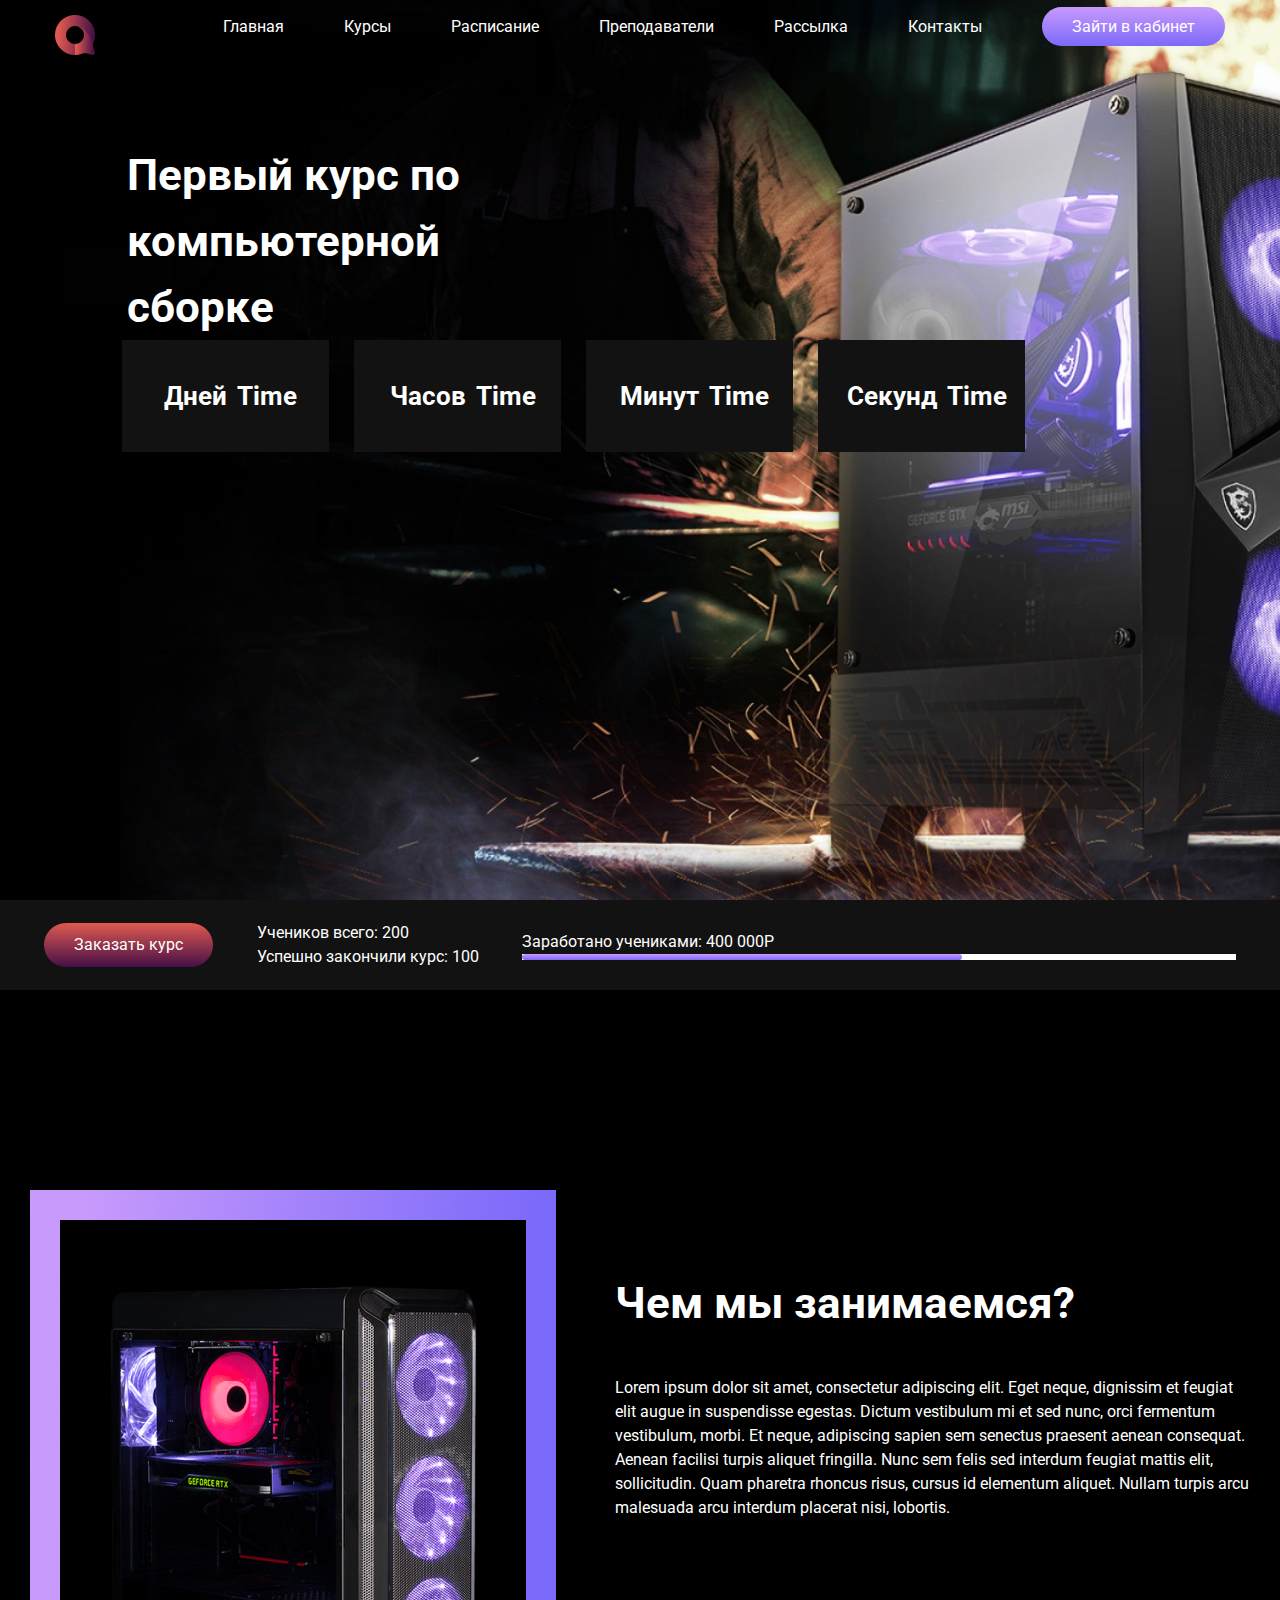
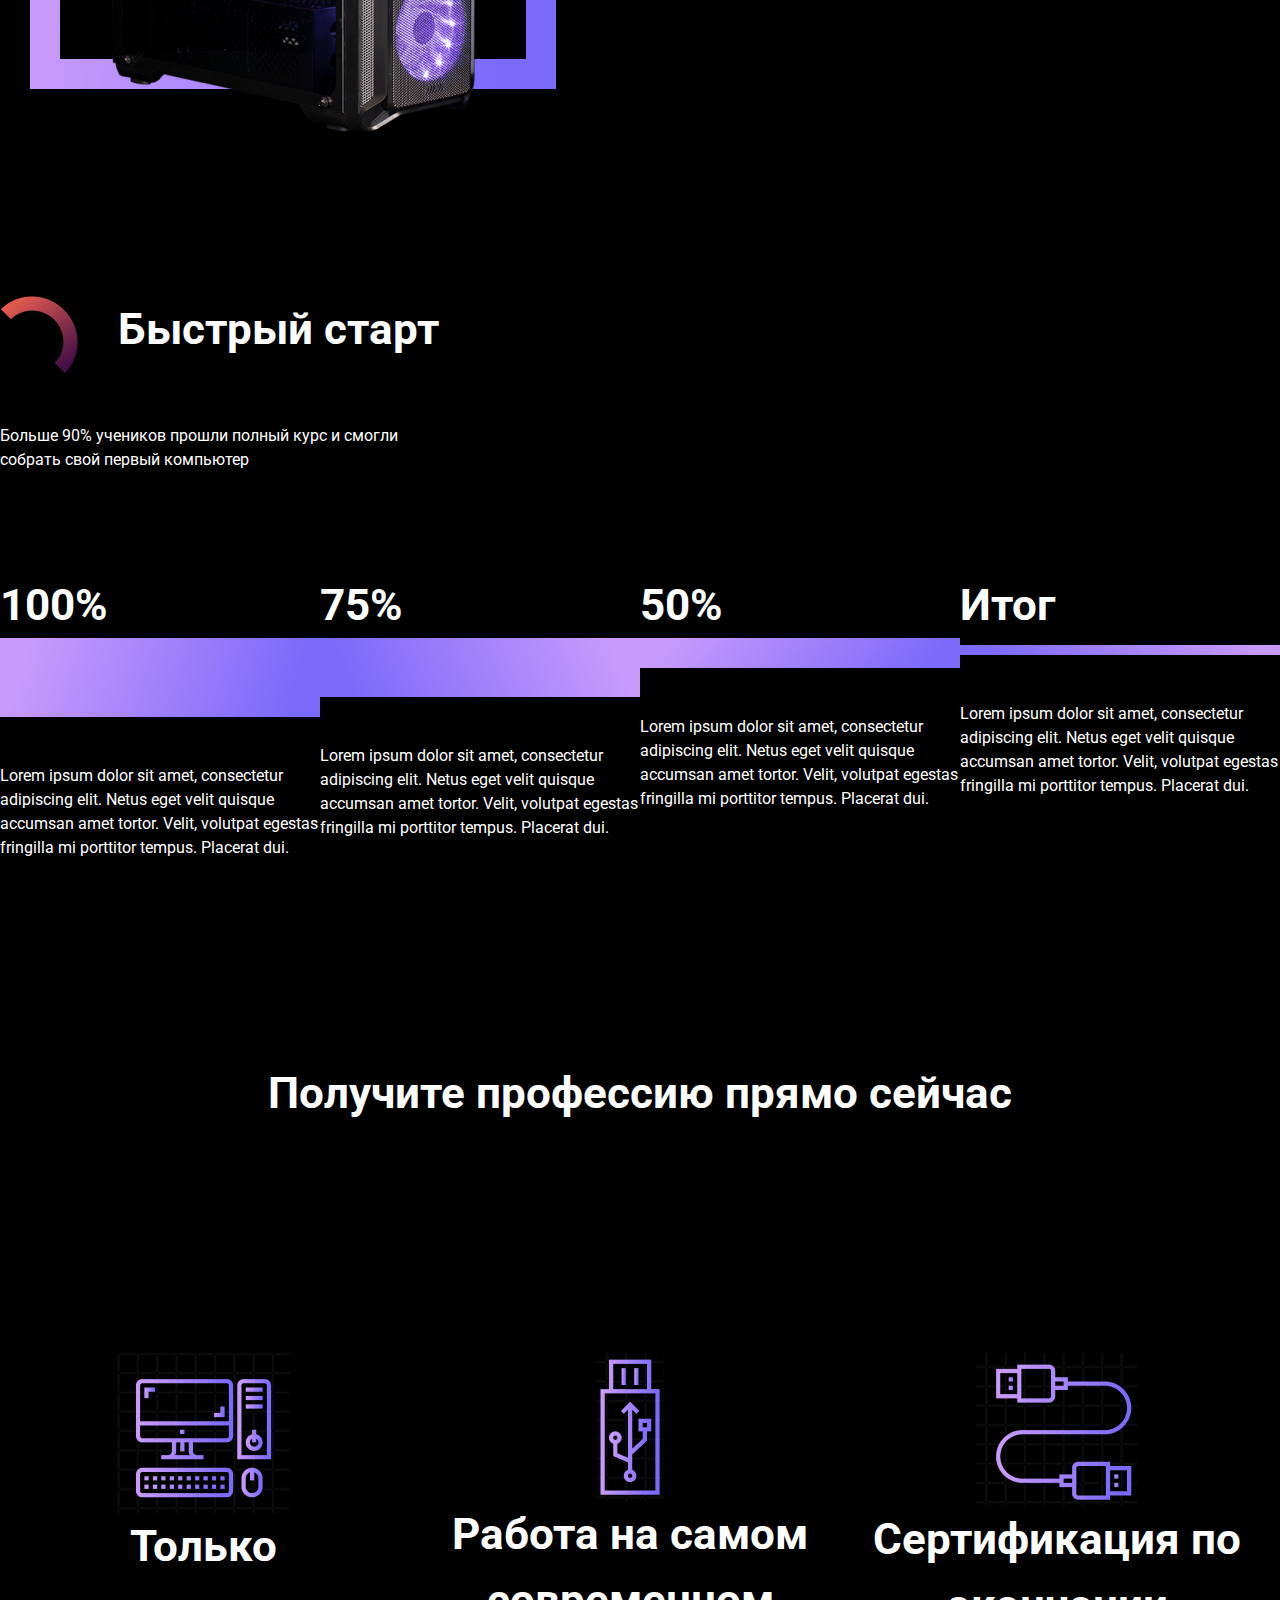
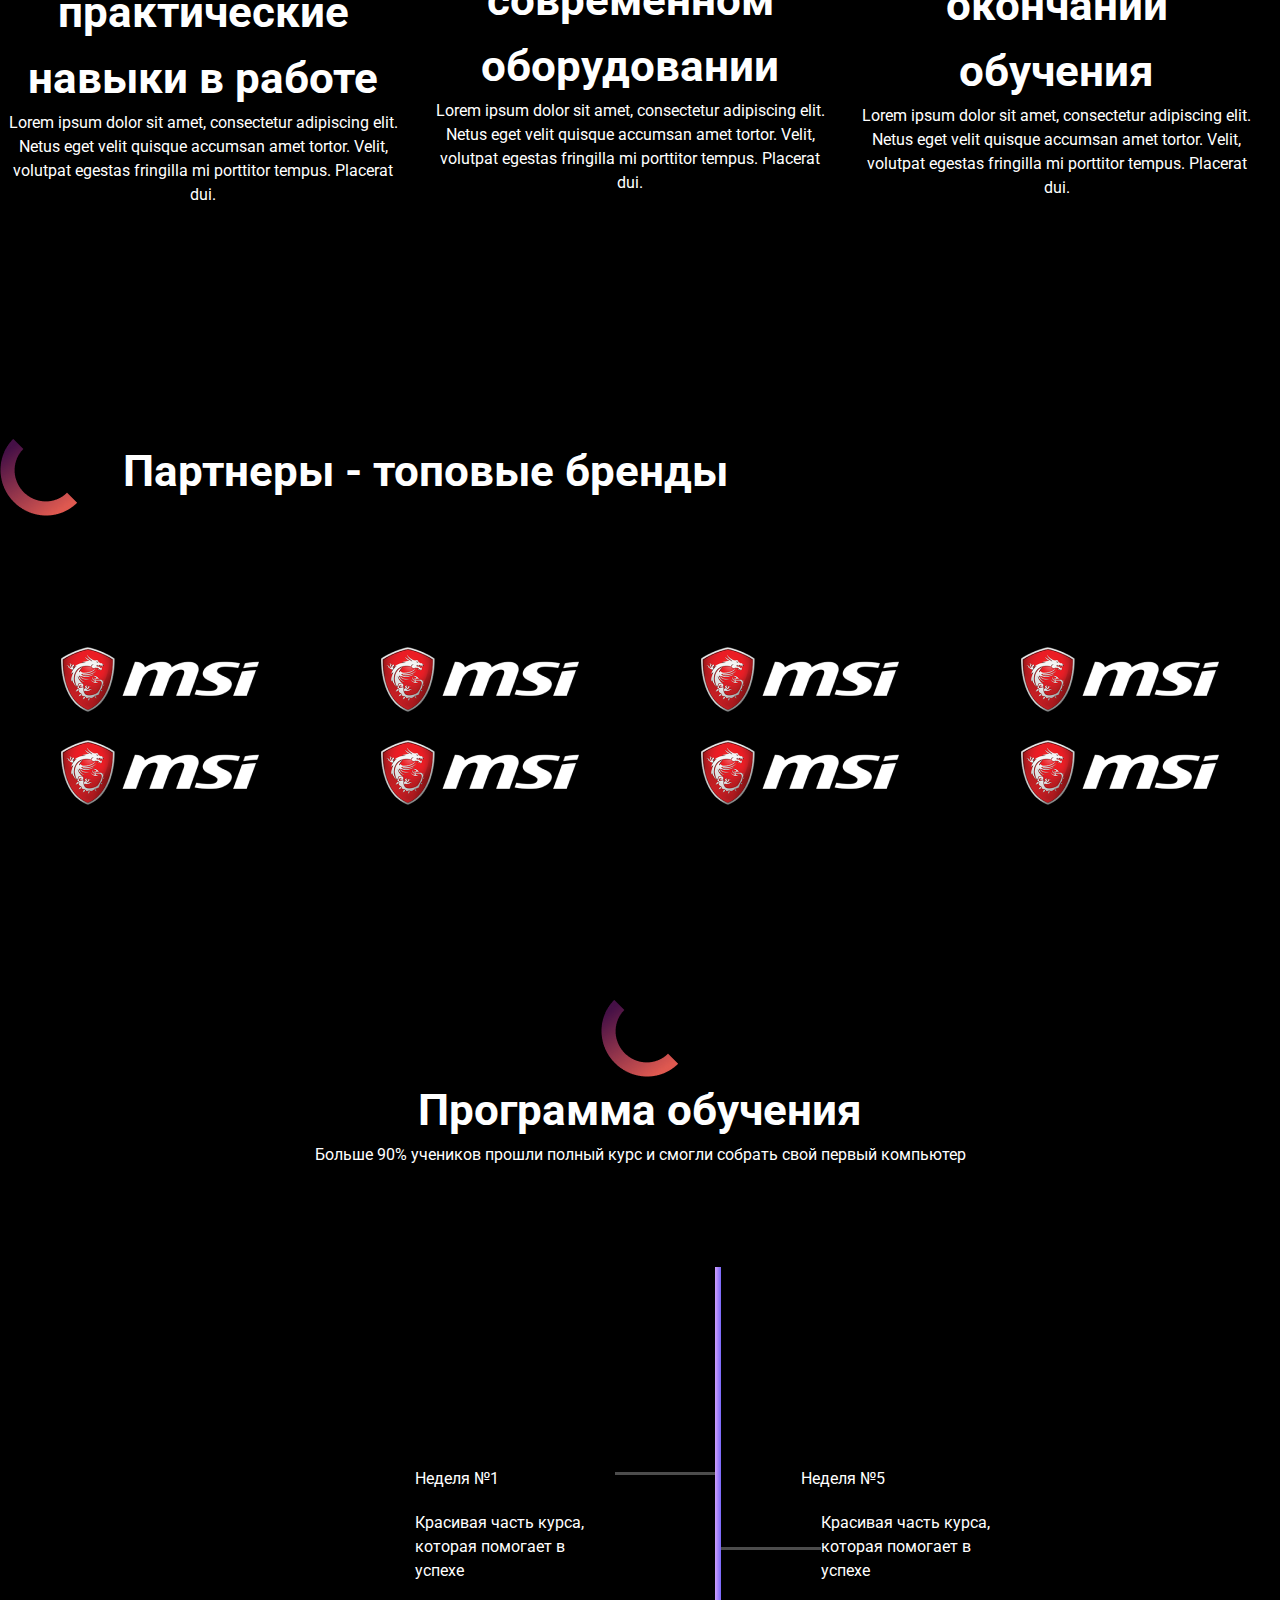
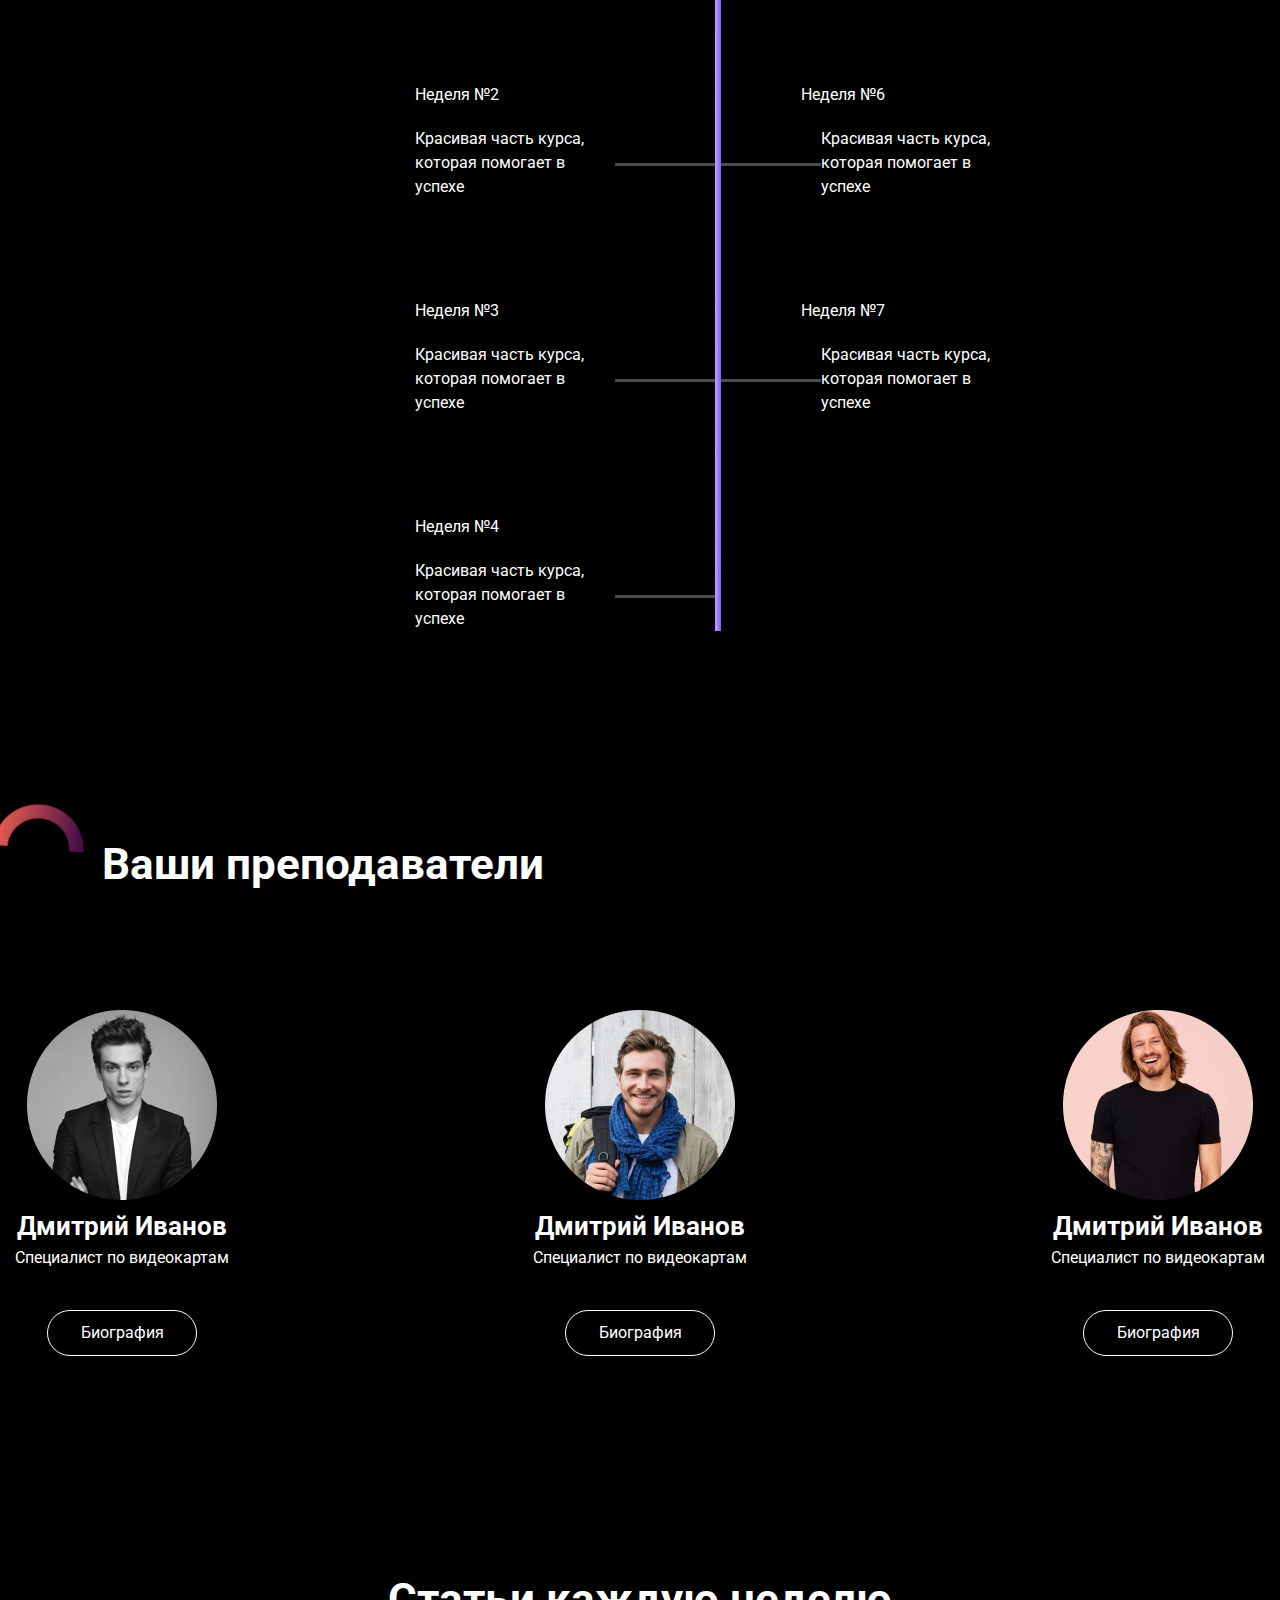
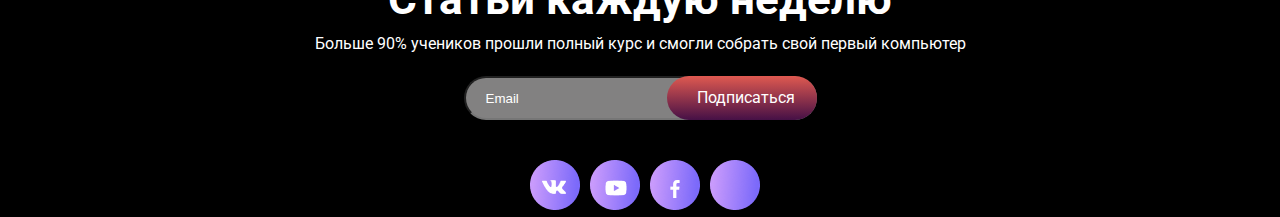
<file: index.html>
<!DOCTYPE html>
<html lang="ru">
<head>
    <meta charset="UTF-8">
    <meta http-equiv="X-UA-Compatible" content="IE=edge">
    <meta name="viewport" content="width=device-width, initial-scale=1.0">
    <title>Cool PC GAMING CO</title>
    <link rel="stylesheet" href="https://use.fontawesome.com/releases/v5.15.3/css/all.css" integrity="sha384-SZXxX4whJ79/gErwcOYf+zWLeJdY/qpuqC4cAa9rOGUstPomtqpuNWT9wdPEn2fk" crossorigin="anonymous">
    <link rel="preconnect" href="https://fonts.gstatic.com">
    <link href="https://fonts.googleapis.com/css2?family=Roboto:ital@1&display=swap" rel="stylesheet">
    <link rel="stylesheet" href="main.css">
</head>
<body>
    <div class="page">
        
    <header class="header">
      
        
            <div class="header-inner">
                
                <nav class="nav">
                    <div class="logo"><img   src="./img/logo.png" alt="logo"></div>
                    <div  class="links">  
                        <a href="#">Главная</a>
                        <a href="#">Курсы</a>
                        <a href="#">Расписание</a>
                        <a href="#">Преподаватели</a>
                        <a href="#">Рассылка</a>
                        <a href="#">Контакты</a>
                        <a href="#" class="btn">Зайти в кабинет</a></div>
                </nav>
                

                <div class="counter">
                    <h1>Первый курс 
                        по<br> компьютерной сборке</h1>
                        <div class="counter__inner">
                        <div class="counter__num counter__day">
                           <h3>Дней </h3> <h3 class="day">Time</h3></div>
                            
                        <div class="counter__num counter__hour">
                            <h3>Часов</h3>  <h3 class="hour">Time</h3></div>
                        <div class="counter__num counter__min">
                            <h3>Минут</h3>  <h3 class="min">Time</h3></div>
                        <div class="counter__num counter__sec">
                            <h3>Секунд </h3> <h3 class="sec">Time</h3></div>
                    </div>
                    
                </div> 
                
              
            </div>
    </header>
    <div class="stats">
        <a class="btn stats__btn-1">Заказать курс</a>
        <div class="students">
            <p>Учеников всего: 200</p>
            <p>Успешно закончили курс: 100</p>
        </div>
        <div class="students_money">
            <p>Заработано учениками: 400 000Р</p>
            <div class="white"><div class="progress-bar"></div></div>
        </div>
       
       
    </div>


    <section class="description">
        <div class="contain">
            <div class="description__inner">
                       <div class="action_contain">
                        <div class="action__rectangle"><img src="./img/Rectangle 25 (2).png"></div>
                        <div class="action__image"><img src="./img/image (1).png"></div>
                       </div>
                        
                        <div class="action__text">
                            <h2>Чем мы занимаемся?</h2>
                            <p>Lorem ipsum dolor sit amet, consectetur adipiscing elit. Eget neque, dignissim et feugiat elit augue in suspendisse egestas. Dictum vestibulum mi et sed nunc, orci fermentum vestibulum, morbi. Et neque, adipiscing sapien sem senectus praesent aenean consequat. Aenean facilisi turpis aliquet fringilla. Nunc sem felis sed interdum feugiat mattis elit, sollicitudin. Quam pharetra rhoncus risus, cursus id elementum aliquet. Nullam turpis arcu malesuada arcu interdum placerat nisi, lobortis. </p>
                        </div>
                    </div>   
            </div>
        </div>
    </section>

    <section class="quick-start">
        <div class="contain">
            <div class="quick-start__child">
                <div class="quick-start__contain">
                    <img class="elipse-rotation elipse-rotation-1" src="./img/elipse.png" alt="elipse">
                    <h2>Быстрый старт</h2>
                </div>
                <div>
                    <p>Больше 90% учеников прошли полный курс и смогли<br> собрать свой первый компьютер</p>
                </div>
                <div class="quick-start__progress">
                    <div class="quick-start__item">
                        <h2>100%</h2>
                        <img src="./img/Rectangle 7.png" alt="">
                        <p>Lorem ipsum dolor sit amet, consectetur adipiscing elit. Netus eget velit quisque accumsan amet tortor. Velit, volutpat egestas fringilla mi porttitor tempus. Placerat dui.</p>
                    </div>
                    <div class="quick-start__item">
                        <h2>75%</h2>
                        <img src="./img/Rectangle 8.png" alt="">
                        <p>Lorem ipsum dolor sit amet, consectetur adipiscing elit. Netus eget velit quisque accumsan amet tortor. Velit, volutpat egestas fringilla mi porttitor tempus. Placerat dui.</p>
                    </div>
                    <div  class="quick-start__item">
                        <h2>50%</h2>
                        <img src="./img/Rectangle 9.png" alt="">
                        <p>Lorem ipsum dolor sit amet, consectetur adipiscing elit. Netus eget velit quisque accumsan amet tortor. Velit, volutpat egestas fringilla mi porttitor tempus. Placerat dui.</p>
                    </div>
                    <div class="quick-start__item">
                        <h2>Итог</h2>
                        <img src="./img/Rectangle 10.png" alt="">
                        <p>Lorem ipsum dolor sit amet, consectetur adipiscing elit. Netus eget velit quisque accumsan amet tortor. Velit, volutpat egestas fringilla mi porttitor tempus. Placerat dui.</p>

                    </div>
                </div>
            </div>
        </div>

    </section>


    <section class="profession">
        <div class="contain">
            <div class="profession__child">
                <h2>Получите профессию прямо сейчас</h2>
                <div class="gadgets">
                    <div class="gadges__item">
                        <img src="./img/pc.png" alt="">
                        
                        
                       
                        <h2>Только практические
                            навыки в работе</h2>
                             <p>Lorem ipsum dolor sit amet, consectetur adipiscing elit. Netus eget velit quisque accumsan amet tortor. Velit, volutpat egestas fringilla mi porttitor tempus. Placerat dui.</p>
                    </div>
                    <div class="gadges__item">
                        <img src="./img/flash.png" alt="">
                        
                       <h2>Работа на самом</h2>
                       <h2>современном оборудовании</h2>
                             <p>Lorem ipsum dolor sit amet, consectetur adipiscing elit. Netus eget velit quisque accumsan amet tortor. Velit, volutpat egestas fringilla mi porttitor tempus. Placerat dui.</p>
                    </div>
                    <div class="gadges__item">
                        <img src="./img/usb.png" alt="">
                        <h2 >Сертификация
                            по окончании обучения</h2>
                            <p>Lorem ipsum dolor sit amet, consectetur adipiscing elit. Netus eget velit quisque accumsan amet tortor. Velit, volutpat egestas fringilla mi porttitor tempus. Placerat dui.</p>
                    </div>
                </div>


            </div>
        </div>
       
    </section>


    <section class="partners">
        <div class="contain">
        <div style="display: flex;">
            <img style="margin-right: 45px;" src="./img/elipse.png" alt="">
            <h2>Партнеры - топовые бренды</h2>
        </div>
        <div class="partners__images">
            
            <img src="./img/msi.png" alt="msi-logo">
            <img src="./img/msi.png" alt="msi-logo">
            <img src="./img/msi.png" alt="msi-logo">
            <img src="./img/msi.png" alt="msi-logo">
       
            <img src="./img/msi.png" alt="msi-logo">
            <img src="./img/msi.png" alt="msi-logo">
            <img src="./img/msi.png" alt="msi-logo">
            <img src="./img/msi.png" alt="msi-logo">
        </div>
    </div>
    </section>


    <section class="study">
        <div class="contain">
            <div class="study__child">
                <img src="./img/elipse.png" alt="">

                <h2>Программа обучения</h2>
                <p class="darkwhite">Больше 90% учеников прошли полный курс и смогли собрать свой первый компьютер</p>
                

                <div class="time">
                    
                   
                    <div  class="time__right">
        
                    <div>
                        <h3 class="darkwhite">Неделя №1</h3>
                        <p>Красивая часть курса,<br>
                            которая помогает в успехе</p>
                            <img class="lil__stick" src="./img/Line 6.png" alt="">
                    </div>
                    <div>
                        <h3 class="darkwhite">Неделя №2</h3>
                        <p>Красивая часть курса,<br>
                            которая помогает в успехе</p>
                            <img class=" lil__stick lil__stick2" src="./img/Line 6.png" alt="">
                        </div>

                    <div>
                        <h3 class="darkwhite">Неделя №3</h3>
                        <p>Красивая часть курса,<br>
                            которая помогает в успехе</p>
                            <img class=" lil__stick lil__stick3" src="./img/Line 6.png" alt="">
                        </div>
                    <div>
                        <h3 class="darkwhite">Неделя №4</h3><p>Красивая часть курса,<br>
                            которая помогает в успехе</p>
                            <img class=" lil__stick lil__stick4" src="./img/Line 6.png" alt="">
                        </div>
                </div>
               
                <img  class="timeline" src="./img/timeline.png"  alt="timeline">

                <div class="time__left">

                    <div>
                        <h3 class="darkwhite">Неделя №5</h3>
                        <p>Красивая часть курса,<br>
                            которая помогает в успехе</p>
                            <img class=" lil__stick lil__stick5" src="./img/Line 6.png" alt="">
                    </div>

                    <div>
                        <h3 class="darkwhite">Неделя №6</h3>
                        <p>Красивая часть курса,<br>
                            которая помогает в успехе</p>
                            <img class=" lil__stick lil__stick6" src="./img/Line 6.png" alt="">
                    </div>

                    <div>
                        <h3 class="darkwhite">Неделя №7</h3>
                        <p>Красивая часть курса,<br>
                            которая помогает в успехе</p>
                            <img class=" lil__stick lil__stick7" src="./img/Line 6.png" alt="">
                    </div>

                </div>

             
               
                </div>



           
               

            </div>
        </div>
    </section>


    <section class="ts">
        <div class="contain">
            <img class="elipse-rotation" src="./img/elipse.png" alt="">
            <h2>Ваши преподаватели</h2>
            <div class="ts__child">
                <div class="card">
                    <img src="./img/guy2.png" alt="">
                    <h3>Дмитрий Иванов</h2>
                    <h3 class="darkwhite">Специалист по видеокартам</h3>
                    <a href="" class="btn">Биография</a>
                </div>
                <div class="card">
                    <img src="./img/guy.png" alt="">
                    <h3>Дмитрий Иванов</h2>
                    <h3 class="darkwhite">Специалист по видеокартам</h3>
                    <a href="" class="btn">Биография</a>
                </div>
                <div class="card">
                    <img src="./img/guy3.png" alt="">
                    <h3>Дмитрий Иванов</h2>
                    <h3 class="darkwhite">Специалист по видеокартам</h3>
                    <a href="" class="btn">Биография</a>
                </div>
            </div>
        </div>
    </section>


    <footer class="news">
        <div class="news__child">
        <h2>Статьи каждую неделю</h2>
        <p class="darkwhite">Больше 90% учеников прошли полный курс и смогли собрать свой первый компьютер</p>
        <div style="position: relative;"><input type="email" placeholder="Email"><a href="" class="sub">Подписаться</a></div>
        <div class="social-media">
            <div class="item">
              <img src="./img/Ellipse 3.png" alt="" class="social-media__item">

              <img class="vk" src="./img/vk.png" alt="">
            </div>

        <div class="item">
            <img src="./img/Ellipse 3.png" alt="" class="social-media__item">
       
            <img class="youtube" src="./img/youtube.png" alt="">
        </div>

       

        <div class="item">
            <img src="./img/Ellipse 3.png" alt="" class="social-media__item">
       

        
            <img class="fb" src="./img/fb.png" alt="">
        </div>

        <div class="item">
            <img src="./img/Ellipse 3.png" alt="" class="social-media__item">
            <i class="fab fa-instagram"></i>
        </div>

        </div>
    </div>
    </footer>
</div> 
<script src="timer.js"></script>
</body>
</html>
</file>
<file: main.css>
.cards {
  display: flex;
  justify-content: space-evenly;
}

.cards__btn {
  background: transparent;
  border: white solid 3px;
}

.elipse-rotation {
  transform: rotate(140deg);
  margin-right: 20px;
}

.contain h2 {
  display: inline-block;
}

.ts__child {
  margin-top: 113px;
  display: flex;
  justify-content: center;
  align-items: center;
  gap: 304px;
}

.card {
  color: white;
  text-align: center;
}
.card .btn {
  display: block;
  width: 150px;
  margin: auto;
  margin-top: 40px;
  background: transparent;
  border: 1px white solid;
}

@media (max-width: 760px) {
  .ts__child {
    flex-flow: column wrap;
  }
}
@media (max-width: 1024px) {
  .ts__child {
    flex-flow: column wrap;
  }
}
.description {
  width: 100%;
}

.description__inner {
  margin-top: 200px;
  display: flex;
  flex-direction: row;
  justify-content: space-around;
}
.description__inner .action__text p {
  margin-top: 40px;
}
.description__inner .action__image {
  position: absolute;
  top: 96px;
  left: 40px;
  right: 40px;
}
.description__inner .action__text {
  width: 636px;
  margin-top: 80px;
}
.description__inner .action_contain {
  position: relative;
}

@media (max-width: 760px) {
  .action__rectangle {
    margin-right: 40px;
  }

  .action__image {
    margin-right: 40px;
  }
}
.quick-start {
  width: 100%;
  margin-top: 200px;
}

.quick-start__progress {
  display: flex;
  max-width: 1300px;
}

.quick-start__contain {
  display: flex;
  margin-bottom: 50px;
}

.quick-start__item {
  margin-top: 100px;
}

.quick-start__progress p {
  margin-top: 40px;
}

@media (max-width: 760px) {
  .quick-start__item {
    margin-left: 20px;
  }

  .quick-start__progress {
    flex-direction: column;
  }
}
@media (max-width: 1024px) {
  .quick-start__progress {
    flex-direction: column;
  }
}
.profession {
  width: 100%;
  text-align: center;
  margin-top: 200px;
}

.gadges__item {
  margin-right: 20px;
  flex: 1;
  margin-top: 40px;
  position: relative;
}

.gadges__item img {
  display: block;
  margin: auto;
}

.gadgets {
  display: flex;
  margin-top: 187px;
  flex-flow: wrap;
  justify-content: center;
}

.partners {
  width: 100%;
  margin-top: 231px;
}

.partners__images {
  margin-top: 117px;
  display: grid;
  grid-template-columns: repeat(4, 1fr);
  justify-items: center;
}

.partners__images img {
  display: block;
}

.partners__images img::after {
  content: "";
  border-bottom: 1px solid #c2bdbd;
  border-right: 1px solid white;
  padding: 10px;
}

@media (max-width: 760px) {
  .partners__images {
    grid-template-columns: repeat(1, 1fr);
  }
}
@media (max-width: 1024px) {
  .partners__images {
    grid-template-columns: repeat(1, 1fr);
  }
}
.study {
  width: 100%;
}

.study__child {
  margin: auto;
  margin-top: 180px;
  width: 100%;
  max-width: 750px;
  display: flex;
  flex-direction: column;
  align-items: center;
  justify-content: center;
}

.time__left {
  display: flex;
  flex-direction: column;
  position: relative;
}

.time__right {
  display: flex;
  flex-direction: column;
  margin-right: 180px;
  position: relative;
}

.time__left div,
.time__right div {
  position: relative;
  width: 200px;
}

.time__left div p {
  margin-left: 20px;
  width: 200px;
}

.time__left div p {
  margin-right: 60px;
}

.time {
  margin-bottom: 170px;
  margin-top: 100px;
  display: flex;
  position: relative;
}
.time div {
  margin-top: 100px;
}
.time p {
  margin-top: 20px;
}

.timeline {
  position: relative;
  right: 80px;
  display: block;
}

.lil__stick {
  position: absolute;
  left: 200px;
  top: 5px;
  width: 100px;
}

.lil__stick2 {
  top: 80px;
  left: 200px;
}

.lil__stick3 {
  top: 80px;
}

.lil__stick4 {
  top: 80px;
}

.lil__stick5 {
  top: 80px;
  left: -80px;
}

.lil__stick6 {
  left: -80px;
  top: 80px;
}

.lil__stick7 {
  left: -80px;
  top: 80px;
}

@media (min-width: 320px) {
  .time {
    width: 50vh;
  }
}
input[type=email] {
  margin-top: 20px;
  background: rgba(163, 161, 161, 0.8);
  width: 353px;
  height: 44px;
  border-radius: 50px;
}

::-moz-placeholder {
  color: white;
  padding-left: 20px;
}

:-ms-input-placeholder {
  color: white;
  padding-left: 20px;
}

::placeholder {
  color: white;
  padding-left: 20px;
}

.news__child {
  margin-top: 210px;
  display: flex;
  flex-direction: column;
  align-items: center;
}

.social-media {
  margin-top: 40px;
  position: relative;
  display: flex;
  flex-direction: row;
}

.item {
  position: relative;
}

.social-media__item {
  margin: auto;
  margin-left: 10px;
}

.sub {
  padding: 10px 30px;
  border-radius: 50px;
  position: absolute;
  width: 150px;
  display: block;
  right: 0px;
  top: 20px;
  background: linear-gradient(#DF5950, #451046);
}

.vk {
  position: absolute;
  left: 22px;
  top: 20px;
}

.fb {
  top: 20px;
  position: absolute;
  left: 30px;
}

.youtube {
  display: block;
  top: 20px;
  position: absolute;
  left: 25px;
}

.fa-instagram {
  font-size: 30px;
  position: absolute;
  left: 22px;
  top: 10px;
}

img {
  max-width: 100%;
}

.darkwhite {
  font-weight: 400;
  font-size: 16px;
}

.page {
  margin: auto;
  max-width: 1600px;
  width: 100%;
}

body {
  overflow-x: hidden;
  background: #000;
  font-size: 16px;
  font-family: "Roboto", sans-serif;
  color: white;
  line-height: 1.5;
}

.btn {
  background: linear-gradient(#C89AFC, #7C6AFA);
  padding: 10px 30px;
  border-radius: 50px;
}

a {
  text-decoration: none;
  color: white;
}

* {
  margin: 0;
  padding: 0;
  box-sizing: border-box;
}

.contain {
  margin: auto;
  max-width: 1400px;
  width: 100%;
}

h1, h2 {
  font-size: 44px;
  font-weight: 700;
}

h3 {
  font-size: 26px;
  font-weight: 700;
}

.header {
  padding: 55px;
  padding-top: 15px;
  background: url(./img/main-screen__bgc.jpg) center no-repeat;
  background-size: cover;
  width: 100%;
  height: 100vh;
}
.header .nav {
  position: relative;
  z-index: 5;
  display: flex;
  justify-content: space-between;
}
.header .nav a {
  margin-left: 56px;
}

.counter {
  display: flex;
  flex-direction: column;
  margin-top: 80px;
  margin-left: 72px;
  width: 400px;
  height: 400px;
}
.counter .counter__num {
  display: flex;
  justify-content: center;
  align-items: center;
  background: #121212;
  width: 207px;
  height: 112px;
  margin-left: 25px;
  margin-top: 20px;
  padding: 45px;
}
.counter .counter__num h3 {
  margin-left: 10px;
}
.counter .counter__inner {
  text-align: center;
  position: relative;
  right: 30px;
  bottom: 20px;
  display: flex;
}

.stats {
  display: flex;
  flex-flow: row wrap;
  justify-content: space-evenly;
  align-items: center;
  background: #121212;
  width: 100%;
  height: 90px;
}
.stats .stats__btn-1 {
  background: linear-gradient(#DF5950, #451046);
}

.elipse-rotation-1 {
  transform: rotate(180deg);
  margin-right: 40px;
}

.progress-bar {
  width: 440px;
  height: 6px;
  border-radius: 15px;
  background: linear-gradient(#C89AFC, #7C6AFA);
  position: relative;
  z-index: 4;
}

.white {
  width: 714px;
  background: white;
}

@media (max-width: 760px) {
  body {
    overflow-x: hidden;
  }

  h2 {
    font-size: 25px;
  }

  .header {
    height: 1200px;
    background-position: right;
  }

  .nav {
    align-items: center;
    justify-content: center;
  }

  .links {
    width: 300px;
    background: rgba(240, 128, 128, 0.6);
    margin: auto;
    display: flex;
    flex-direction: column;
    align-items: center;
    flex-wrap: wrap;
    padding: 15px;
    padding-right: 80px;
  }

  .links a {
    display: block;
  }

  .btn {
    display: inline-block;
    padding: 0;
    height: 50px;
    width: 130px;
    padding-top: 10px;
    text-align: center;
    margin-top: 15px;
  }

  .counter {
    top: 20px;
    position: relative;
    bottom: 100px;
    flex-direction: column;
  }
  .counter .counter__inner {
    flex-direction: column;
  }
  .counter h1 {
    margin-right: 20px;
  }
}/*# sourceMappingURL=main.css.map */
</file>
